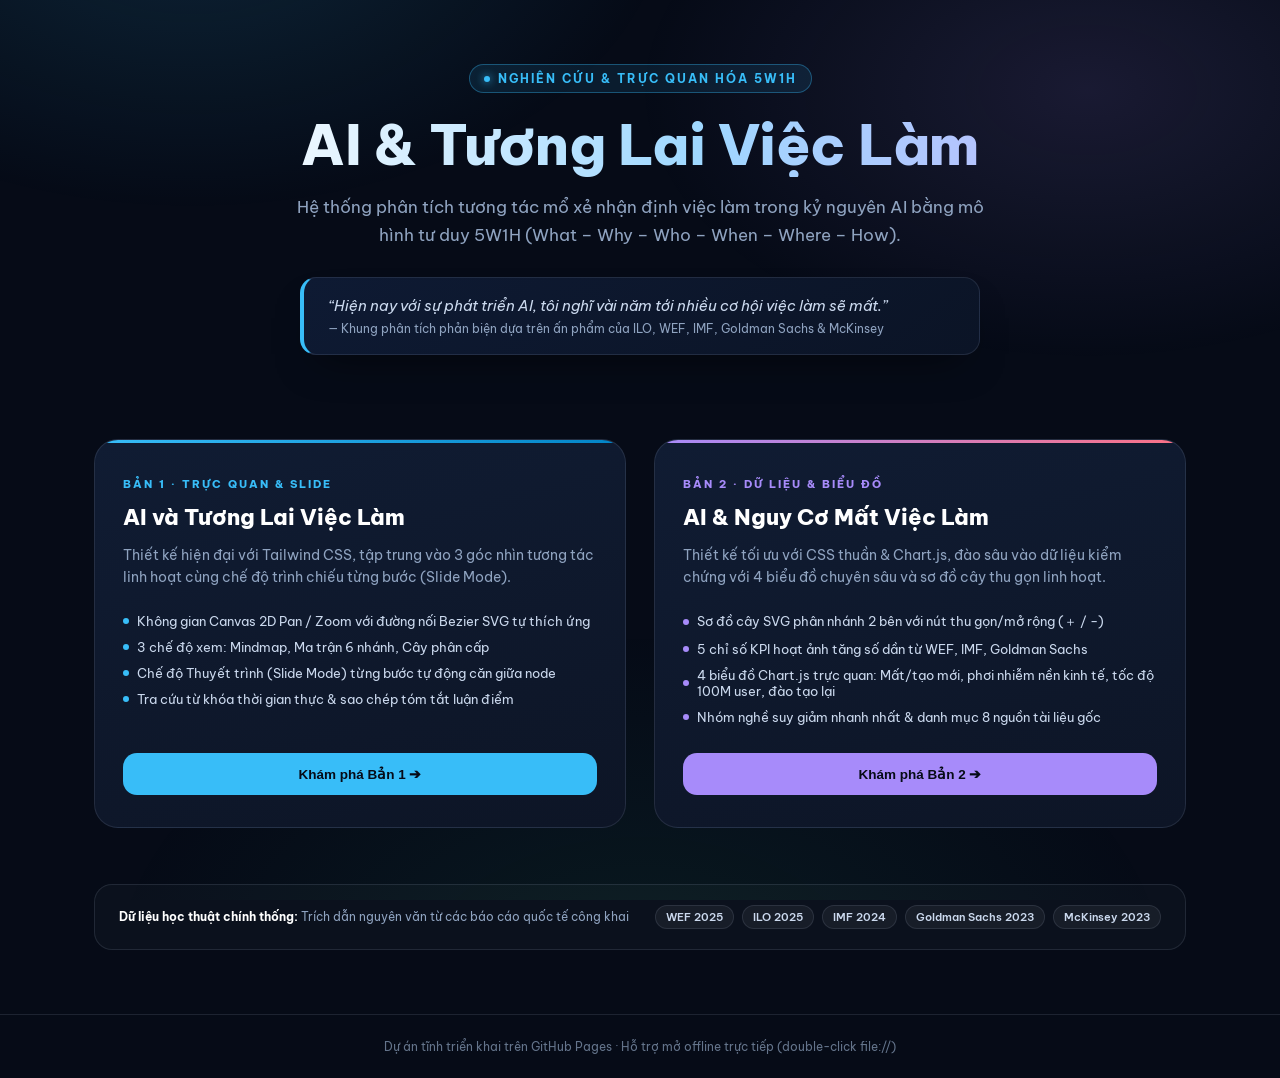
<file: index.html>
<!DOCTYPE html>
<html lang="vi">
<head>
  <meta charset="UTF-8">
  <meta name="viewport" content="width=device-width, initial-scale=1.0">
  <title>5W1H — AI & Tương Lai Việc Làm | Hub Điều Hướng</title>
  <meta name="description" content="Khung tư duy 5W1H phân tích nhận định 'AI phát triển sẽ làm mất nhiều cơ hội việc làm' với 2 phiên bản sơ đồ tương tác và dữ liệu quốc tế.">
  <meta property="og:title" content="5W1H — AI & Tương Lai Việc Làm">
  <meta property="og:description" content="Khung tư duy 5W1H phân tích nhận định 'AI phát triển sẽ làm mất nhiều cơ hội việc làm' với 2 phiên bản sơ đồ tương tác và dữ liệu quốc tế.">
  <meta property="og:type" content="website">
  <link rel="preconnect" href="https://fonts.googleapis.com">
  <link rel="preconnect" href="https://fonts.gstatic.com" crossorigin>
  <link rel="stylesheet" href="https://fonts.googleapis.com/css2?family=Be+Vietnam+Pro:ital,wght@0,400;0,500;0,600;0,700;0,800;1,400&amp;display=swap">
  <style>
    :root {
      --bg: #060b17;
      --panel: #0d1526;
      --panel2: #101c33;
      --line: rgba(148, 163, 184, 0.16);
      --txt: #e6eefb;
      --mut: #8fa3c0;
      --cyan: #38bdf8;
      --blue: #38b0f0;
      --rose: #fb7185;
      --amber: #fbbf24;
      --emerald: #34d399;
      --violet: #a78bfa;
    }
    * { margin: 0; padding: 0; box-sizing: border-box; }
    html { scroll-behavior: smooth; }
    body {
      font-family: 'Be Vietnam Pro', system-ui, -apple-system, sans-serif;
      background: var(--bg);
      color: var(--txt);
      min-height: 100vh;
      display: flex;
      flex-direction: column;
      overflow-x: hidden;
    }
    body::before {
      content: "";
      position: fixed;
      inset: 0;
      z-index: -1;
      background:
        radial-gradient(800px 500px at 15% -10%, rgba(56, 189, 248, 0.14), transparent 60%),
        radial-gradient(750px 450px at 85% 10%, rgba(167, 139, 250, 0.12), transparent 60%),
        radial-gradient(900px 600px at 50% 110%, rgba(52, 211, 153, 0.08), transparent 60%);
    }
    .wrap {
      max-width: 1140px;
      margin: 0 auto;
      padding: 0 24px;
      width: 100%;
    }
    header {
      padding: 64px 0 36px;
      text-align: center;
    }
    .badge {
      display: inline-flex;
      align-items: center;
      gap: 8px;
      font-size: 11.5px;
      font-weight: 700;
      letter-spacing: 2px;
      color: var(--cyan);
      background: rgba(56, 189, 248, 0.1);
      border: 1px solid rgba(56, 189, 248, 0.35);
      padding: 6px 14px;
      border-radius: 999px;
      text-transform: uppercase;
      margin-bottom: 20px;
    }
    .badge .dot {
      width: 6px;
      height: 6px;
      border-radius: 50%;
      background: var(--cyan);
      box-shadow: 0 0 8px var(--cyan);
    }
    h1 {
      font-size: clamp(32px, 5.5vw, 56px);
      font-weight: 800;
      line-height: 1.15;
      letter-spacing: -0.5px;
      background: linear-gradient(92deg, #ffffff 10%, #9fd8ff 55%, #c4b5fd 100%);
      -webkit-background-clip: text;
      background-clip: text;
      color: transparent;
      margin-bottom: 16px;
    }
    .lead {
      color: var(--mut);
      font-size: clamp(15px, 2vw, 17px);
      max-width: 720px;
      margin: 0 auto 28px;
      line-height: 1.65;
    }
    .quote-box {
      max-width: 680px;
      margin: 0 auto 48px;
      background: linear-gradient(145deg, #0e1a33, #0b1426);
      border: 1px solid var(--line);
      border-left: 4px solid var(--cyan);
      border-radius: 16px;
      padding: 18px 24px;
      text-align: left;
      font-size: 14.5px;
      font-style: italic;
      color: #cbd9ee;
      box-shadow: 0 20px 40px -20px rgba(0, 0, 0, 0.6);
    }
    .quote-box small {
      display: block;
      margin-top: 6px;
      font-size: 12px;
      font-style: normal;
      color: var(--mut);
    }
    /* Grid 2 cards */
    .portal-grid {
      display: grid;
      grid-template-columns: repeat(2, 1fr);
      gap: 28px;
      margin-bottom: 56px;
    }
    .portal-card {
      background: linear-gradient(165deg, var(--panel2), var(--panel));
      border: 1px solid var(--line);
      border-radius: 24px;
      padding: 32px 28px;
      display: flex;
      flex-direction: column;
      justify-content: space-between;
      position: relative;
      overflow: hidden;
      transition: transform 0.3s cubic-bezier(0.16, 1, 0.3, 1), border-color 0.3s ease, box-shadow 0.3s ease;
      text-decoration: none;
      color: inherit;
    }
    .portal-card:hover {
      transform: translateY(-6px);
      box-shadow: 0 30px 60px -20px rgba(0, 0, 0, 0.8);
    }
    .portal-card.card-1:hover { border-color: var(--cyan); }
    .portal-card.card-2:hover { border-color: var(--violet); }
    .portal-card::before {
      content: "";
      position: absolute;
      top: 0; left: 0; right: 0;
      height: 3px;
    }
    .portal-card.card-1::before { background: linear-gradient(90deg, var(--cyan), #0284c7); }
    .portal-card.card-2::before { background: linear-gradient(90deg, var(--violet), var(--rose)); }
    .card-tag {
      font-size: 11px;
      font-weight: 800;
      letter-spacing: 2px;
      text-transform: uppercase;
      display: inline-block;
      margin-bottom: 12px;
    }
    .card-1 .card-tag { color: var(--cyan); }
    .card-2 .card-tag { color: var(--violet); }
    .card-title {
      font-size: 22px;
      font-weight: 800;
      color: #fff;
      line-height: 1.3;
      margin-bottom: 12px;
    }
    .card-desc {
      font-size: 13.5px;
      color: var(--mut);
      line-height: 1.65;
      margin-bottom: 24px;
    }
    .features-list {
      list-style: none;
      margin-bottom: 28px;
      display: flex;
      flex-direction: column;
      gap: 10px;
      font-size: 12.5px;
      color: #cbd9ee;
    }
    .features-list li {
      display: flex;
      align-items: center;
      gap: 8px;
    }
    .features-list li i {
      width: 6px;
      height: 6px;
      border-radius: 50%;
      display: inline-block;
      flex-shrink: 0;
    }
    .card-1 .features-list li i { background: var(--cyan); }
    .card-2 .features-list li i { background: var(--violet); }
    .btn-action {
      display: inline-flex;
      align-items: center;
      justify-content: center;
      gap: 8px;
      width: 100%;
      padding: 13px 20px;
      border-radius: 14px;
      font-size: 13.5px;
      font-weight: 700;
      transition: 0.25s;
      border: none;
      cursor: pointer;
    }
    .card-1 .btn-action {
      background: var(--cyan);
      color: #060b17;
    }
    .card-1 .btn-action:hover {
      background: #7dd3fc;
      box-shadow: 0 10px 25px -5px rgba(56, 189, 248, 0.4);
    }
    .card-2 .btn-action {
      background: var(--violet);
      color: #060b17;
    }
    .card-2 .btn-action:hover {
      background: #c4b5fd;
      box-shadow: 0 10px 25px -5px rgba(167, 139, 250, 0.4);
    }
    /* Meta sources */
    .source-strip {
      background: rgba(148, 163, 184, 0.04);
      border: 1px solid var(--line);
      border-radius: 18px;
      padding: 20px 24px;
      margin-bottom: 64px;
      display: flex;
      flex-wrap: wrap;
      align-items: center;
      justify-content: space-between;
      gap: 16px;
      font-size: 12px;
      color: var(--mut);
    }
    .source-strip strong { color: #fff; }
    .chips { display: flex; flex-wrap: wrap; gap: 8px; }
    .chip {
      background: rgba(255, 255, 255, 0.05);
      border: 1px solid var(--line);
      padding: 4px 10px;
      border-radius: 999px;
      font-size: 11px;
      font-weight: 600;
      color: #cbd9ee;
    }
    footer {
      margin-top: auto;
      border-top: 1px solid var(--line);
      padding: 24px 0;
      text-align: center;
      font-size: 12px;
      color: #64748b;
    }
    @media (max-width: 820px) {
      .portal-grid { grid-template-columns: 1fr; }
      header { padding: 44px 0 24px; }
    }
  </style>
</head>
<body>

  <header>
    <div class="wrap">
      <div class="badge"><span class="dot"></span>Nghiên Cứu & Trực Quan Hóa 5W1H</div>
      <h1>AI & Tương Lai Việc Làm</h1>
      <p class="lead">Hệ thống phân tích tương tác mổ xẻ nhận định việc làm trong kỷ nguyên AI bằng mô hình tư duy 5W1H (What – Why – Who – When – Where – How).</p>
      
      <div class="quote-box">
        “Hiện nay với sự phát triển AI, tôi nghĩ vài năm tới nhiều cơ hội việc làm sẽ mất.”
        <small>— Khung phân tích phản biện dựa trên ấn phẩm của ILO, WEF, IMF, Goldman Sachs & McKinsey</small>
      </div>
    </div>
  </header>

  <main class="wrap">
    <div class="portal-grid">
      
      <!-- Card 1 -->
      <a href="interactive_5w1h_ai_mindmap.html" class="portal-card card-1" aria-label="Mở Bản Phân Tích Đa Chiều & Trình Chiếu">
        <div>
          <span class="card-tag">Bản 1 · Trực quan & Slide</span>
          <h2 class="card-title">AI và Tương Lai Việc Làm</h2>
          <p class="card-desc">Thiết kế hiện đại với Tailwind CSS, tập trung vào 3 góc nhìn tương tác linh hoạt cùng chế độ trình chiếu từng bước (Slide Mode).</p>
          <ul class="features-list">
            <li><i></i> Không gian Canvas 2D Pan / Zoom với đường nối Bezier SVG tự thích ứng</li>
            <li><i></i> 3 chế độ xem: Mindmap, Ma trận 6 nhánh, Cây phân cấp</li>
            <li><i></i> Chế độ Thuyết trình (Slide Mode) từng bước tự động căn giữa node</li>
            <li><i></i> Tra cứu từ khóa thời gian thực & sao chép tóm tắt luận điểm</li>
          </ul>
        </div>
        <div>
          <button type="button" class="btn-action">
            Khám phá Bản 1 ➔
          </button>
        </div>
      </a>

      <!-- Card 2 -->
      <a href="interactive_5w1h_ai_mindmap_1.html" class="portal-card card-2" aria-label="Mở Bản Sơ Đồ Tư Duy & Dữ Liệu Thống Kê">
        <div>
          <span class="card-tag">Bản 2 · Dữ liệu & Biểu đồ</span>
          <h2 class="card-title">AI & Nguy Cơ Mất Việc Làm</h2>
          <p class="card-desc">Thiết kế tối ưu với CSS thuần & Chart.js, đào sâu vào dữ liệu kiểm chứng với 4 biểu đồ chuyên sâu và sơ đồ cây thu gọn linh hoạt.</p>
          <ul class="features-list">
            <li><i></i> Sơ đồ cây SVG phân nhánh 2 bên với nút thu gọn/mở rộng (＋ / −)</li>
            <li><i></i> 5 chỉ số KPI hoạt ảnh tăng số dần từ WEF, IMF, Goldman Sachs</li>
            <li><i></i> 4 biểu đồ Chart.js trực quan: Mất/tạo mới, phơi nhiễm nền kinh tế, tốc độ 100M user, đào tạo lại</li>
            <li><i></i> Nhóm nghề suy giảm nhanh nhất & danh mục 8 nguồn tài liệu gốc</li>
          </ul>
        </div>
        <div>
          <button type="button" class="btn-action">
            Khám phá Bản 2 ➔
          </button>
        </div>
      </a>

    </div>

    <div class="source-strip">
      <div>
        <strong>Dữ liệu học thuật chính thống:</strong>
        <span>Trích dẫn nguyên văn từ các báo cáo quốc tế công khai</span>
      </div>
      <div class="chips">
        <span class="chip">WEF 2025</span>
        <span class="chip">ILO 2025</span>
        <span class="chip">IMF 2024</span>
        <span class="chip">Goldman Sachs 2023</span>
        <span class="chip">McKinsey 2023</span>
      </div>
    </div>
  </main>

  <footer>
    <div class="wrap">
      <p>Dự án tĩnh triển khai trên GitHub Pages · Hỗ trợ mở offline trực tiếp (double-click file://)</p>
    </div>
  </footer>

</body>
</html>
</file>
